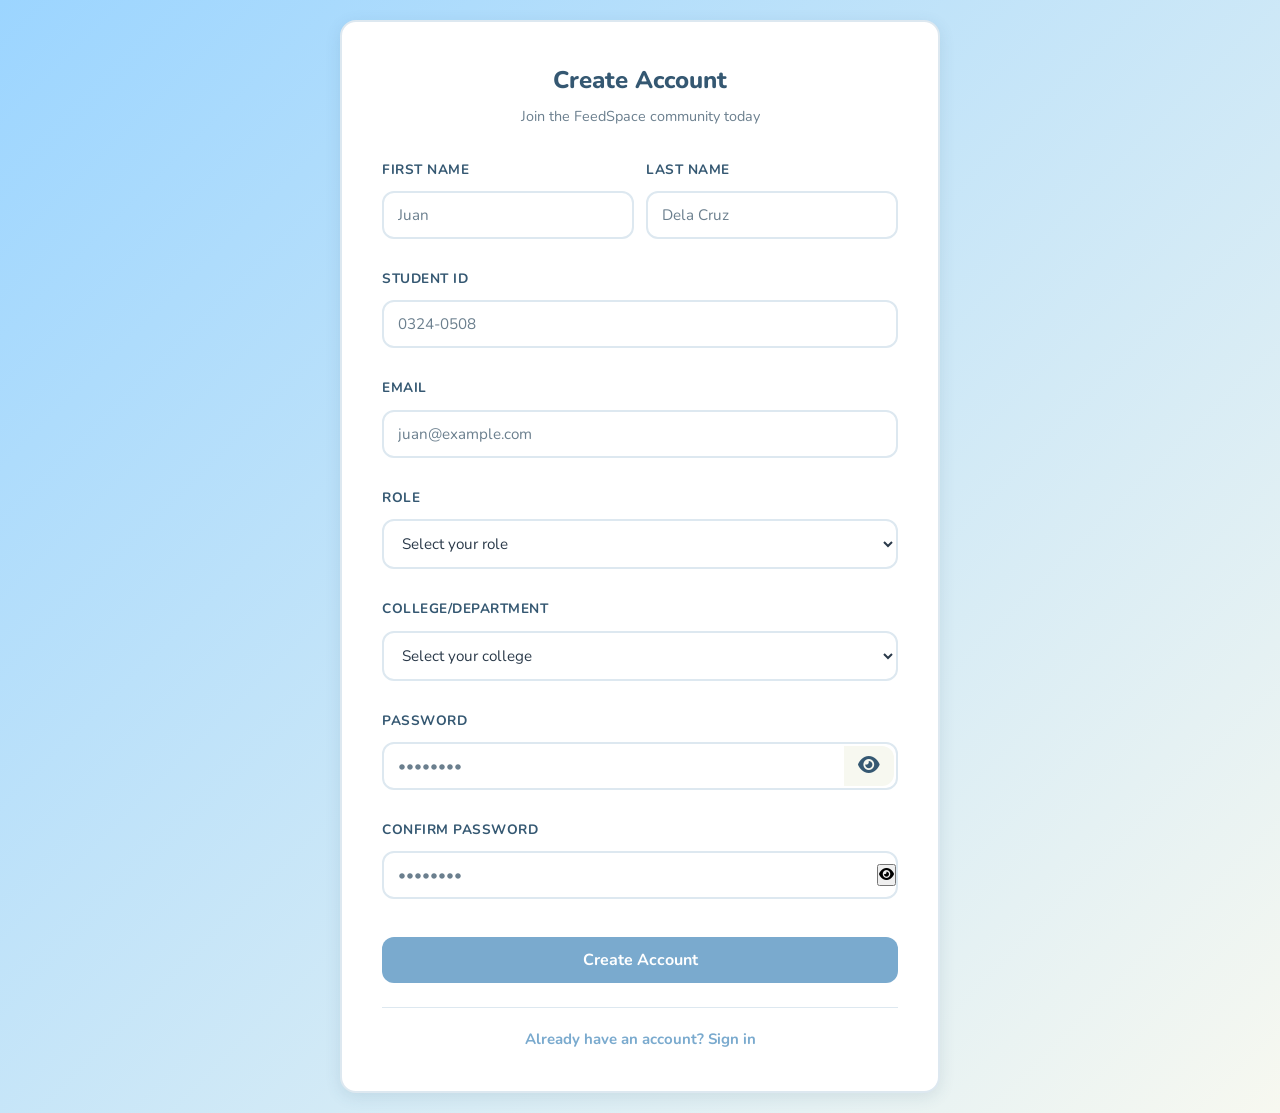
<file: main/html/signup.html>
<!DOCTYPE html>
<html lang="en">
<head>
  <meta charset="UTF-8"/>
  <meta name="viewport" content="width=device-width, initial-scale=1.0"/>
  <title>Create Account – FeedSpace</title>
  <link href="https://fonts.googleapis.com/css2?family=Nunito:wght@400;600;700;800&family=Poppins:wght@700;800&display=swap" rel="stylesheet"/>
  <link rel="stylesheet" href="https://cdnjs.cloudflare.com/ajax/libs/font-awesome/6.5.0/css/all.min.css"/>
  <link rel="stylesheet" href="../css/base.css"/>
  <link rel="stylesheet" href="../css/auth.css"/>
</head>
<body>
  <div class="auth-wrapper">
    <div class="auth-container">
      <div class="auth-header">
        <h1 class="auth-title">Create Account</h1>
        <p class="auth-subtitle">Join the FeedSpace community today</p>
      </div>

      <form class="auth-form" onsubmit="handleRegister(event)">
        <div class="form-row">
          <div class="form-group">
            <label class="form-label" for="fname">First Name</label>
            <input type="text" id="fname" class="form-input" placeholder="Juan" required />
          </div>
          <div class="form-group">
            <label class="form-label" for="lname">Last Name</label>
            <input type="text" id="lname" class="form-input" placeholder="Dela Cruz" required />
          </div>
        </div>

        <div class="form-group">
          <label class="form-label" for="student_id">Student ID</label>
          <input type="text" id="student_id" class="form-input" placeholder="0324-0508" maxlength="9" required />
        </div>

        <div class="form-group">
          <label class="form-label" for="email">Email</label>
          <input type="email" id="email" class="form-input" placeholder="juan@example.com" required />
        </div>

        <div class="form-group">
          <label class="form-label" for="role">Role</label>
          <select id="role" class="form-input" required>
            <option value="">Select your role</option>
            <option value="student">Student</option>
            <option value="instructor">Faculty/Teacher</option>
            <option value="staff">Staff</option>
            <option value="org">Alumni</option>
          </select>
        </div>

        <div class="form-group">
          <label class="form-label" for="college">College/Department</label>
          <select id="college" class="form-input" required>
            <option value="">Select your college</option>
            <option value="College of Engineering">College of Engineering</option>
            <option value="College of Arts & Sciences">College of Arts & Sciences</option>
            <option value="College of Business">College of Business Administration</option>
            <option value="College of Education">College of Education</option>
            <option value="College of Nursing">College of Computer Studies</option>
            <option value="College of Nursing">College of Industrial Technology</option>
            <option value="College of Nursing">College of Criminal Justice</option>
            <option value="Administration">College of </option>
          </select>
        </div>

        <div class="form-group">
          <label class="form-label" for="password">Password</label>
          <div class="password-input-wrapper">
            <input type="password" id="password" class="form-input" placeholder="••••••••" required />
            <button type="button" class="toggle-password" onclick="togglePassword('password')">
              <i class="fas fa-eye"></i>
            </button>
          </div>
        </div>

        <div class="form-group">
          <label class="form-label" for="confirm">Confirm Password</label>
          <div class="password-input-wrapper">
            <input type="password" id="confirm" class="form-input" placeholder="••••••••" required />
            <button type="button" class="togglePassword" onclick="togglePassword('confirm')">
              <i class="fas fa-eye"></i>
            </button>
          </div>
        </div>

        <button type="submit" class="auth-button">Create Account</button>
      </form>

      <div class="auth-footer">
        <a href="../../index.html">Already have an account? Sign in</a>
      </div>
    </div>
  </div>

  <script src="../js/base.js"></script>
  <script src="../js/auth.js"></script>
</body>
</html>
</file>
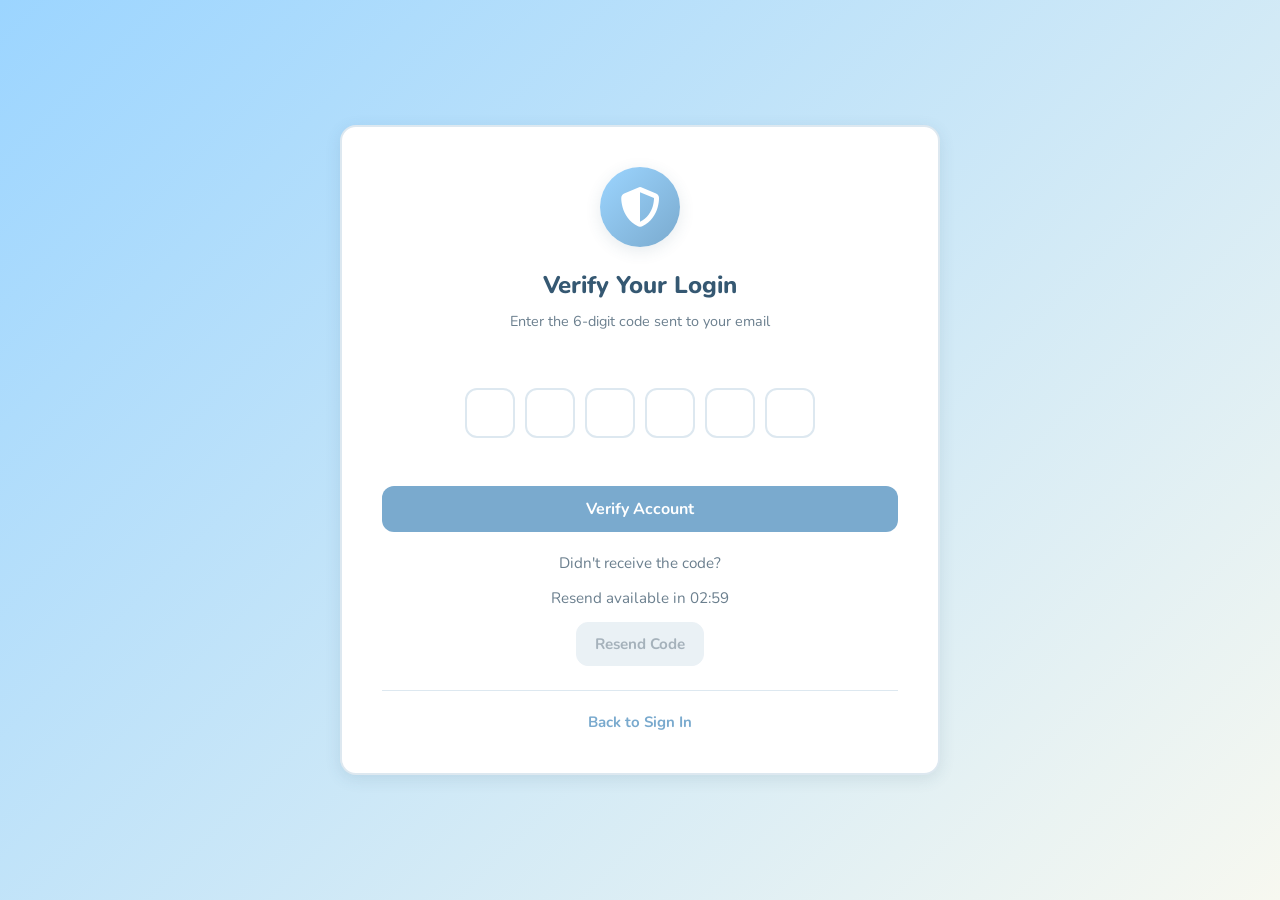
<file: main/html/verify-account.html>
<!doctype html>
<html lang="en">
  <head>
    <meta charset="UTF-8" />
    <meta name="viewport" content="width=device-width, initial-scale=1.0" />
    <title>Verify Account – FeedSpace</title>
    <link
      href="https://fonts.googleapis.com/css2?family=Nunito:wght@400;600;700;800&family=Poppins:wght@700;800&display=swap"
      rel="stylesheet"
    />
    <link
      rel="stylesheet"
      href="https://cdnjs.cloudflare.com/ajax/libs/font-awesome/6.5.0/css/all.min.css"
    />
    <link rel="stylesheet" href="../css/base.css" />
    <link rel="stylesheet" href="../css/auth.css" />
  </head>
  <body>
    <div class="auth-wrapper">
      <div class="auth-container">
        <div class="auth-header">
          <div class="verify-icon">
            <i class="fas fa-shield-alt"></i>
          </div>
          <h1 class="auth-title">Verify Your Login</h1>
          <p class="auth-subtitle">Enter the 6-digit code sent to your email</p>
          <p class="verify-code-info" id="visibleOtpText" style="display:none;">Use this code for testing.</p>
        </div>

        <form class="auth-form" onsubmit="handleVerify(event)">
          <div class="otp-inputs">
            <input
              type="text"
              class="otp-input"
              maxlength="1"
              inputmode="numeric"
              required
            />
            <input
              type="text"
              class="otp-input"
              maxlength="1"
              inputmode="numeric"
              required
            />
            <input
              type="text"
              class="otp-input"
              maxlength="1"
              inputmode="numeric"
              required
            />
            <input
              type="text"
              class="otp-input"
              maxlength="1"
              inputmode="numeric"
              required
            />
            <input
              type="text"
              class="otp-input"
              maxlength="1"
              inputmode="numeric"
              required
            />
            <input
              type="text"
              class="otp-input"
              maxlength="1"
              inputmode="numeric"
              required
            />
          </div>

          <button type="submit" class="auth-button">Verify Account</button>
        </form>

        <div class="verify-footer">
          <p class="verify-text">Didn't receive the code?</p>
          <p class="timer-text" id="verifyTimerText">Resend available in 03:00</p>
          <button type="button" class="resend-btn" id="verifyResendBtn" onclick="handleResend()">
            Resend Code
          </button>
        </div>

        <div class="auth-footer">
        <a href="../../index.html">Back to Sign In</a> 
        </div>
      </div>
    </div>

    <script src="../js/base.js"></script>
    <script src="../js/auth.js"></script>
    <script>
      const otpInputs = document.querySelectorAll(".otp-input");

      otpInputs.forEach((input, index) => {
        input.addEventListener("input", (e) => {
          if (e.target.value && index < otpInputs.length - 1) {
            otpInputs[index + 1].focus();
          }
        });

        input.addEventListener("keydown", (e) => {
          if (e.key === "Backspace" && index > 0 && !e.target.value) {
            otpInputs[index - 1].focus();
          }
        });
      });

      async function handleVerify(event) {
        event.preventDefault();
        console.log('handleVerify called');
        const code = Array.from(otpInputs)
          .map((input) => input.value)
          .join("");
        console.log('OTP code:', code);
        if (code.length === 6) {
          const urlParams = new URLSearchParams(window.location.search);
          const userId = urlParams.get('user_id');
          console.log('User ID:', userId);
          if (!userId) {
            showToast('User ID is missing');
            return;
          }
          console.log('Calling verifyOTP');
          await verifyOTP({ user_id: userId, otp_code: code });
        } else {
          showToast('Please enter the complete 6-digit code');
        }
      }

      let verifyTimer = null;
      let verifySeconds = 180;

      function formatTime(seconds) {
        const m = String(Math.floor(seconds / 60)).padStart(2, '0');
        const s = String(seconds % 60).padStart(2, '0');
        return `${m}:${s}`;
      }

      function updateVerifyTimer() {
        const timerText = document.getElementById('verifyTimerText');
        const resendBtn = document.getElementById('verifyResendBtn');
        if (!timerText || !resendBtn) {
          console.error('Timer elements not found');
          return;
        }

        if (verifySeconds <= 0) {
          clearInterval(verifyTimer);
          verifyTimer = null;
          resendBtn.disabled = false;
          timerText.textContent = 'You can resend the code now';
          return;
        }

        timerText.textContent = `Resend available in ${formatTime(verifySeconds)}`;
        resendBtn.disabled = true;
        verifySeconds -= 1;
        console.log('Timer updated:', verifySeconds);
      }

      function startVerifyTimer() {
        if (verifyTimer) {
          clearInterval(verifyTimer);
        }
        verifySeconds = 180;
        console.log('Starting timer with 180 seconds');
        updateVerifyTimer();
        verifyTimer = setInterval(updateVerifyTimer, 1000);
      }

      async function handleResend() {
        const urlParams = new URLSearchParams(window.location.search);
        const userId = urlParams.get('user_id');
        if (!userId) {
          showToast('User ID not found');
          return;
        }
        const resendBtn = document.getElementById('verifyResendBtn');
        if (resendBtn) {
          resendBtn.disabled = true;
        }
        startVerifyTimer();

        // Call login-otp.php with user_id for resend
        const result = await postAuth('login-otp.php', { 
          user_id: userId
        });
        if (result && result.success) {
          showToast('Verification code resent!');
          const otpText = document.getElementById('visibleOtpText');
          if (result.otp_code && otpText) {
            otpText.textContent = `Use this code for testing: ${result.otp_code}`;
            otpText.style.display = 'block';
            clearOtpInputs();
          }
        } else {
          showToast(result?.error || result?.message || 'Unable to resend code');
        }
      }

      function clearOtpInputs() {
        otpInputs.forEach((input) => {
          input.value = '';
        });
      }

      // Show OTP if it was passed from the previous page
      (function showPassedOtp() {
        const urlParams = new URLSearchParams(window.location.search);
        const otpCode = urlParams.get('otp_code');
        const otpText = document.getElementById('visibleOtpText');
        if (otpCode && otpText) {
          otpText.textContent = `Use this code for testing: ${otpCode}`;
          otpText.style.display = 'block';
          clearOtpInputs();
        }
      })();

      // Start timer on page load
      startVerifyTimer();
    </script>
  </body>
</html>
</file>
<file: main/css/base.css>
/* ============================================
  base.css — Shared styles for all pages
  FeedSpace | Where Ka-Piyu Connects
   ============================================ */

  :root {
    --color-dark:    #355872;
    --color-mid:     #7AAACE;
    --color-light:   #9CD5FF;
    --color-cream:   #F7F8F0;
    --color-white:   #ffffff;
    --color-text:    #2b3a4a;
    --color-subtext: #6b7f8e;
    --color-border:  #dde8f0;
    --color-danger:  #e05263;
    --shadow-sm:     0 2px 8px rgba(53, 88, 114, 0.08);
    --shadow-md:     0 4px 16px rgba(53, 88, 114, 0.12);
    --shadow-lg:     0 8px 32px rgba(53, 88, 114, 0.16);
    --radius-sm:     8px;
    --radius-md:     12px;
    --radius-lg:     16px;
    --radius-full:   999px;
  }
  
  *, *::before, *::after { box-sizing: border-box; margin: 0; padding: 0; }
  
  body {
    font-family: 'Nunito', sans-serif;
    background-color: var(--color-cream);
    color: var(--color-text);
    min-height: 100vh;
    font-size: 15px;
    line-height: 1.5;
  }
  
  a { text-decoration: none; color: inherit; }
  button { font-family: inherit; cursor: pointer; }
  
  /* ===== NAVBAR ===== */
  .navbar {
    position: fixed; top: 0; left: 0; right: 0; z-index: 100;
    height: 60px; background: var(--color-white);
    border-bottom: 2px solid var(--color-border);
    display: flex; align-items: center; justify-content: space-between;
    padding: 0 20px; gap: 14px;
    box-shadow: var(--shadow-sm);
  }
  
  .nav-logo { display: flex; align-items: center; gap: 8px; flex-shrink: 0; }
  .nav-logo img { height: 38px; width: auto; max-width: 130px; object-fit: contain; }
  .nav-logo-fallback { display: none; align-items: center; gap: 6px; }
  .nav-logo-fallback .icon { font-size: 1.5rem; }
  .nav-logo-fallback .text { font-family: 'Poppins', sans-serif; font-weight: 800; font-size: 1.15rem; color: var(--color-dark); }
  
  /* Right side actions - search, notif, settings, profile */
  .nav-actions { 
    display: flex; 
    align-items: center; 
    gap: 8px; 
    flex-shrink: 0;
    position: relative;
  }
  
  /* Search bar inside nav-actions */
  .nav-search {
    display: flex;
    align-items: center;
  }
  
  .search-bar {
    display: flex;
    align-items: center;
    gap: 8px;
    background: var(--color-cream);
    border: 2px solid var(--color-border);
    border-radius: var(--radius-full);
    padding: 7px 16px;
    width: 240px;
    transition: border-color 0.2s;
  }
  
  .search-bar:focus-within {
    border-color: var(--color-mid);
  }
  
  .search-bar i {
    color: var(--color-subtext);
    font-size: 0.9rem;
  }
  
  .search-bar input {
    border: none;
    background: transparent;
    outline: none;
    font-family: inherit;
    font-size: 0.9rem;
    width: 100%;
    color: var(--color-text);
  }
  
  .search-bar input::placeholder {
    color: var(--color-subtext);
  }
  
  .nav-icon-btn {
    width: 38px; height: 38px; border-radius: 50%;
    border: 2px solid var(--color-border); background: var(--color-cream);
    display: flex; align-items: center; justify-content: center;
    font-size: 0.95rem; color: var(--color-dark); position: relative;
    transition: background 0.2s, border-color 0.2s;
    flex-shrink: 0;
  }
  .nav-icon-btn:hover { background: var(--color-light); border-color: var(--color-mid); }
  .nav-icon-btn .badge {
    position: absolute; top: -4px; right: -4px;
    background: var(--color-danger); color: white; font-size: 0.62rem; font-weight: 800;
    width: 17px; height: 17px; border-radius: 50%; display: flex; align-items: center; justify-content: center;
  }
  
  .profile-chip {
    display: flex; align-items: center; gap: 6px; background: var(--color-cream);
    border: 2px solid var(--color-border); border-radius: var(--radius-full);
    padding: 3px 12px 3px 3px; cursor: pointer; font-weight: 700; font-size: 0.82rem;
    color: var(--color-dark); transition: background 0.2s, border-color 0.2s;
    flex-shrink: 0;
  }
  .profile-chip:hover { background: var(--color-light); border-color: var(--color-mid); }
  .profile-chip img { width: 28px; height: 28px; border-radius: 50%; object-fit: cover; }
  
  /* ===== DROPDOWNS ===== */
  .dropdown {
    position: absolute; top: 50px; right: 0; background: var(--color-white);
    border: 2px solid var(--color-border); border-radius: var(--radius-md);
    min-width: 220px; box-shadow: var(--shadow-lg); display: none; z-index: 200; overflow: hidden;
  }
  .dropdown.show { display: block; animation: dropIn 0.16s ease; }
  @keyframes dropIn { from { opacity: 0; transform: translateY(-6px); } to { opacity: 1; transform: translateY(0); } }
  
  .dropdown-header { padding: 12px 16px 8px; font-weight: 800; font-size: 0.88rem; color: var(--color-dark); border-bottom: 1px solid var(--color-border); }
  .dropdown-item { padding: 10px 16px; cursor: pointer; font-size: 0.88rem; color: var(--color-text); display: flex; align-items: center; gap: 10px; transition: background 0.15s; font-weight: 600; }
  .dropdown-item:hover { background: var(--color-cream); }
  .dropdown-item.danger { color: var(--color-danger); }
  .dropdown-item.danger:hover { background: #fff0f2; }
  .dropdown-divider { border-top: 1px solid var(--color-border); }
  
  .notif-item { padding: 10px 16px; cursor: pointer; display: flex; gap: 10px; align-items: flex-start; border-bottom: 1px solid var(--color-border); transition: background 0.15s; }
  .notif-item:hover { background: var(--color-cream); }
  .notif-item.read { opacity: 0.65; }
  .notif-dot { width: 9px; height: 9px; border-radius: 50%; background: var(--color-dark); flex-shrink: 0; margin-top: 5px; }
  .notif-dot.read { background: var(--color-border); }
  .notif-title { font-size: 0.83rem; font-weight: 600; color: var(--color-text); line-height: 1.4; }
  .notif-time { font-size: 0.74rem; color: var(--color-subtext); margin-top: 2px; }
  
  /* ===== LAYOUT ===== */
  .app-body { display: flex; padding-top: 60px; min-height: 100vh; }
  
  /* ===== SIDEBAR — icon-only, matching wireframe ===== */
  .sidebar {
    width: 56px; flex-shrink: 0; background: var(--color-dark);
    min-height: calc(100vh - 60px); position: fixed; top: 60px; left: 0;
    display: flex; flex-direction: column; align-items: center;
    padding: 14px 0 0; border-radius: 0 14px 14px 0; z-index: 90;
  }
  
  .sidebar-user { display: flex; align-items: center; justify-content: center; padding: 0 0 14px; border-bottom: 1px solid rgba(255,255,255,0.12); margin-bottom: 6px; width: 100%; }
  .sidebar-user img { width: 32px; height: 32px; border-radius: 50%; border: 2px solid var(--color-mid); object-fit: cover; }
  .sidebar-username { display: none; }
  
  .sidebar-nav { flex: 1; display: flex; flex-direction: column; gap: 2px; padding: 4px 6px; width: 100%; align-items: center; }
  
  .sidebar-nav a {
    display: flex; align-items: center; justify-content: center;
    width: 40px; height: 40px; border-radius: var(--radius-sm);
    color: rgba(255,255,255,0.72); transition: background 0.18s, color 0.18s;
    position: relative;
  }
  .sidebar-nav a span { display: none; }
  .sidebar-nav a i { font-size: 1rem; }
  .sidebar-nav a:hover { background: rgba(255,255,255,0.1); color: var(--color-white); }
  .sidebar-nav a.active { background: var(--color-mid); color: var(--color-white); }
  
  /* Tooltips */
  .sidebar-nav a::after {
    content: attr(data-tooltip); position: absolute; left: 48px; top: 50%; transform: translateY(-50%);
    background: var(--color-text); color: white; font-size: 0.75rem; font-weight: 700;
    padding: 4px 10px; border-radius: var(--radius-sm); white-space: nowrap;
    pointer-events: none; opacity: 0; transition: opacity 0.15s; z-index: 300;
  }
  .sidebar-nav a:hover::after { opacity: 1; }
  
  .sidebar-about {
    padding: 12px 0; display: flex; align-items: center; justify-content: center;
    width: 40px; height: 40px; color: rgba(255,255,255,0.45);
    border-top: 1px solid rgba(255,255,255,0.1); margin-top: 8px;
    cursor: pointer; transition: color 0.15s; border-radius: var(--radius-sm); position: relative;
  }
  .sidebar-about span { display: none; }
  .sidebar-about:hover { color: rgba(255,255,255,0.85); background: rgba(255,255,255,0.08); }
  .sidebar-about::after {
    content: 'About'; position: absolute; left: 48px; top: 50%; transform: translateY(-50%);
    background: var(--color-text); color: white; font-size: 0.75rem; font-weight: 700;
    padding: 4px 10px; border-radius: var(--radius-sm); white-space: nowrap;
    pointer-events: none; opacity: 0; transition: opacity 0.15s; z-index: 300;
  }
  .sidebar-about:hover::after { opacity: 1; }
  
  /* ===== MAIN CONTENT ===== */
  .main-content { 
    margin-left: 56px; 
    flex: 1; 
    padding: 24px;
    display: flex;
    justify-content: center;
  }
  
  /* Centered content wrapper */
  .content-center {
    width: 100%;
    max-width: 660px;
  }
  
  /* ===== PAGE HEADER ===== */
  .page-header { background: var(--color-dark); color: var(--color-white); padding: 22px 24px; border-radius: var(--radius-md); margin-bottom: 20px; }
  .page-header h1 { font-size: 1.25rem; font-weight: 800; display: flex; align-items: center; gap: 9px; }
  .page-header p { opacity: 0.7; font-size: 0.86rem; margin-top: 4px; }
  
  /* ===== MODAL ===== */
  .modal-overlay { display: none; position: fixed; inset: 0; background: rgba(53,88,114,0.38); z-index: 300; align-items: center; justify-content: center; }
  .modal-overlay.show { display: flex; animation: fadeIn 0.18s ease; }
  @keyframes fadeIn { from { opacity: 0; } to { opacity: 1; } }
  
  .modal { background: var(--color-white); border-radius: var(--radius-lg); width: 90%; max-width: 480px; box-shadow: var(--shadow-lg); overflow: hidden; }
  .modal-header { display: flex; align-items: center; justify-content: space-between; padding: 16px 20px; border-bottom: 1px solid var(--color-border); }
  .modal-header h3 { font-weight: 800; color: var(--color-dark); font-size: 1rem; }
  .modal-close { background: none; border: none; font-size: 1rem; color: var(--color-subtext); cursor: pointer; transition: color 0.15s; }
  .modal-close:hover { color: var(--color-danger); }
  .modal-body { padding: 16px 20px; }
  .modal-footer { display: flex; gap: 10px; justify-content: flex-end; padding: 12px 20px; border-top: 1px solid var(--color-border); }
  
  /* ===== BUTTONS ===== */
  .btn-primary { background: var(--color-dark); color: var(--color-white); border: none; padding: 8px 22px; border-radius: var(--radius-full); font-family: inherit; font-weight: 700; font-size: 0.88rem; cursor: pointer; transition: background 0.2s; }
  .btn-primary:hover { background: var(--color-mid); }
  .btn-outline { background: none; border: 2px solid var(--color-border); color: var(--color-subtext); padding: 8px 22px; border-radius: var(--radius-full); font-family: inherit; font-weight: 700; font-size: 0.88rem; cursor: pointer; transition: border-color 0.2s, color 0.2s; }
  .btn-outline:hover { border-color: var(--color-mid); color: var(--color-dark); }
  
  /* ===== TOAST ===== */
  .toast { position: fixed; bottom: 88px; left: 50%; transform: translateX(-50%); background: var(--color-dark); color: var(--color-white); padding: 10px 26px; border-radius: var(--radius-full); font-weight: 700; font-size: 0.86rem; box-shadow: var(--shadow-md); z-index: 500; opacity: 0; pointer-events: none; transition: opacity 0.28s; white-space: nowrap; }
  .toast.show { opacity: 1; }
  
  /* ===== SHARED POST CARD ===== */
  .post-card { background: var(--color-white); border-radius: var(--radius-md); border: 2px solid var(--color-border); margin-bottom: 14px; box-shadow: var(--shadow-sm); position: relative; overflow: visible; }
  .post-header { display: flex; align-items: center; gap: 10px; padding: 14px 14px 0; position: relative; }
  .post-avatar { width: 40px; height: 40px; border-radius: 50%; border: 2px solid var(--color-border); flex-shrink: 0; object-fit: cover; }
  .post-meta { flex: 1; }
  .post-author { font-weight: 700; font-size: 0.9rem; color: var(--color-text); }
  .post-community { font-size: 0.76rem; color: var(--color-subtext); }
  .post-time { color: var(--color-mid); }
  .options-btn { background: none; border: none; color: var(--color-subtext); font-size: 0.95rem; padding: 4px 8px; border-radius: var(--radius-sm); cursor: pointer; transition: background 0.15s, color 0.15s; }
  .options-btn:hover { background: var(--color-cream); color: var(--color-dark); }
  .post-options-menu { display: none; position: absolute; top: 44px; right: 12px; z-index: 50; background: var(--color-white); border: 2px solid var(--color-border); border-radius: var(--radius-md); box-shadow: var(--shadow-lg); min-width: 155px; overflow: hidden; }
  .post-options-menu.show { display: block; animation: dropIn 0.14s ease; }
  .post-option { padding: 10px 14px; cursor: pointer; font-size: 0.86rem; font-weight: 600; color: var(--color-text); display: flex; align-items: center; gap: 8px; transition: background 0.14s; }
  .post-option:hover { background: var(--color-cream); }
  .post-option.danger { color: var(--color-danger); }
  .post-option.danger:hover { background: #fff0f2; }
  .post-body { padding: 11px 14px; font-size: 0.9rem; line-height: 1.65; color: var(--color-text); }
  .image-grid { display: grid; gap: 4px; border-radius: var(--radius-sm); overflow: hidden; margin-top: 10px; }
  .grid-3 { grid-template-columns: repeat(3, 1fr); }
  .grid-2 { grid-template-columns: repeat(2, 1fr); }
  .img-placeholder { height: 148px; width: 100%; }
  .post-footer { display: flex; gap: 2px; padding: 7px 14px 12px; border-top: 1px solid var(--color-border); margin-top: 4px; }
  .reaction-btn { display: flex; align-items: center; gap: 6px; background: none; border: none; cursor: pointer; font-family: inherit; font-size: 0.84rem; color: var(--color-subtext); padding: 6px 12px; border-radius: var(--radius-sm); font-weight: 600; transition: background 0.15s, color 0.15s; }
  .reaction-btn:hover { background: var(--color-cream); color: var(--color-dark); }
  .reaction-btn.liked { color: var(--color-danger); }
  
  /* ===== COMMENT SECTION ===== */
  .comment-section { border-top: 1px solid var(--color-border); padding: 10px 14px 14px; }
  .comment-input-row { display: flex; align-items: center; gap: 8px; margin-bottom: 12px; }
  .comment-input-row img { width: 30px; height: 30px; border-radius: 50%; object-fit: cover; flex-shrink: 0; }
  .comment-input-wrap { flex: 1; display: flex; align-items: center; gap: 6px; background: var(--color-cream); border: 2px solid var(--color-border); border-radius: var(--radius-full); padding: 6px 10px 6px 14px; transition: border-color 0.2s; }
  .comment-input-wrap:focus-within { border-color: var(--color-mid); }
  .comment-input-wrap input { flex: 1; border: none; background: transparent; outline: none; font-family: inherit; font-size: 0.84rem; color: var(--color-text); }
  .comment-input-wrap input::placeholder { color: var(--color-subtext); }
  .comment-send-btn { width: 28px; height: 28px; border-radius: 50%; background: var(--color-dark); color: white; border: none; display: flex; align-items: center; justify-content: center; font-size: 0.75rem; cursor: pointer; flex-shrink: 0; transition: background 0.2s; }
  .comment-send-btn:hover { background: var(--color-mid); }
  .comment-item { display: flex; gap: 8px; margin-bottom: 10px; }
  .comment-item img { width: 30px; height: 30px; border-radius: 50%; object-fit: cover; flex-shrink: 0; }
  .comment-bubble { background: var(--color-cream); border-radius: 0 var(--radius-md) var(--radius-md) var(--radius-md); padding: 8px 12px; flex: 1; }
  .comment-author { font-size: 0.78rem; font-weight: 800; color: var(--color-dark); margin-bottom: 2px; }
  .comment-text { font-size: 0.84rem; color: var(--color-text); line-height: 1.5; }
  
  /* ===== FORMS ===== */
  .form-group { margin-bottom: 14px; }
  .form-group:last-child { margin-bottom: 0; }
  .form-label { display: block; font-weight: 700; font-size: 0.83rem; color: var(--color-dark); margin-bottom: 5px; }
  .form-input, .form-textarea { width: 100%; border: 2px solid var(--color-border); border-radius: var(--radius-sm); padding: 9px 13px; font-family: inherit; font-size: 0.9rem; outline: none; background: var(--color-cream); color: var(--color-text); transition: border-color 0.2s; }
  .form-input:focus, .form-textarea:focus { border-color: var(--color-mid); }
  .form-textarea { resize: vertical; min-height: 80px; }
  .form-select { width: 100%; border: 2px solid var(--color-border); border-radius: var(--radius-sm); padding: 9px 13px; font-family: inherit; font-size: 0.9rem; outline: none; background: var(--color-cream); color: var(--color-text); cursor: pointer; }
  .form-select:focus { border-color: var(--color-mid); }

  .sm-logo {
    height: 8rem;
    width: auto;
    max-width: 100px;
    object-fit: contain;
  }
</file>
<file: main/css/auth.css>
/* ============================================
   auth.css — Authentication Pages Styles
   FeedSpace | Where Ka-Piyu Connects
   ============================================ */

.auth-wrapper {
  min-height: 100vh;
  display: flex;
  align-items: center;
  justify-content: center;
  padding: 20px;
  background: linear-gradient(135deg, var(--color-light) 0%, var(--color-cream) 100%);
}

.auth-wrapper.auth-split {
  background: var(--color-white);
  gap: 0;
}

.auth-image {
  flex: 1;
  background: linear-gradient(135deg, #355872 0%, #7AAACE 50%, #9CD5FF 100%);
  display: flex;
  align-items: center;
  justify-content: center;
  padding: 40px 20px;
  min-height: 100vh;
}

.image-content {
  text-align: center;
  color: var(--color-white);
}

.image-content i {
  font-size: 4rem;
  margin-bottom: 20px;
  opacity: 0.9;
}

.image-content h2 {
  font-size: 2rem;
  font-weight: 800;
  margin-bottom: 10px;
  font-family: 'Poppins', sans-serif;
}

.image-content p {
  font-size: 1.1rem;
  opacity: 0.85;
  max-width: 300px;
  margin: 0 auto;
}

.auth-container {
  width: 100%;
  max-width: 600px;
  background: var(--color-white);
  border: 2px solid var(--color-border);
  border-radius: var(--radius-lg);
  padding: 40px;
  box-shadow: var(--shadow-md);
}

.auth-wrapper.auth-split .auth-container {
  border: none;
  border-radius: 0;
  padding: 60px 40px;
  box-shadow: none;
  max-width: 100%;
  flex: 1;
  min-height: 100vh;
  display: flex;
  flex-direction: column;
  justify-content: center;
}

.auth-header {
  text-align: center;
  margin-bottom: 32px;
}

.auth-logo {
  display: flex;
  align-items: center;
  justify-content: center;
  gap: 8px;
  margin-bottom: 16px;
  font-size: 1.8rem;
  font-weight: 800;
  color: var(--color-dark);
}

.auth-logo i {
  font-size: 2rem;
}

.auth-title {
  font-size: 1.5rem;
  font-weight: 800;
  color: var(--color-dark);
  margin-bottom: 8px;
}

.auth-subtitle {
  font-size: 0.9rem;
  color: var(--color-subtext);
  line-height: 1.5;
}

.verify-icon {
  width: 80px;
  height: 80px;
  background: linear-gradient(135deg, #9CD5FF 0%, #7AAACE 100%);
  border-radius: 50%;
  display: flex;
  align-items: center;
  justify-content: center;
  margin: 0 auto 20px;
  font-size: 2.5rem;
  color: var(--color-white);
  box-shadow: var(--shadow-md);
}

.auth-form {
  display: flex;
  flex-direction: column;
  gap: 16px;
}

.form-group {
  display: flex;
  flex-direction: column;
  gap: 6px;
}

.form-row {
  display: grid;
  grid-template-columns: 1fr 1fr;
  gap: 12px;
}

.form-row .form-group {
  gap: 6px;
}

.form-label {
  font-size: 0.85rem;
  font-weight: 700;
  color: var(--color-dark);
  text-transform: uppercase;
  letter-spacing: 0.5px;
}

.form-input {
  padding: 12px 14px;
  border: 2px solid var(--color-border);
  border-radius: var(--radius-md);
  font-family: inherit;
  font-size: 0.95rem;
  color: var(--color-text);
  background: var(--color-white);
  transition: border-color 0.2s, box-shadow 0.2s;
}

.form-input:focus {
  outline: none;
  border-color: var(--color-mid);
  box-shadow: 0 0 0 3px rgba(122, 170, 206, 0.1);
}

.form-input::placeholder {
  color: var(--color-subtext);
}

.password-input-wrapper {
  display: flex;
  align-items: center;
  border: 2px solid var(--color-border);
  border-radius: var(--radius-md);
  background: var(--color-white);
}

.password-input-wrapper .form-input {
  flex: 1;
  border: none;
  padding: 12px 14px;
  font-size: 0.95rem;
  background: transparent;
}

.password-input-wrapper .form-input:focus {
  outline: none;
  box-shadow: none;
}

.toggle-password {
  background: var(--color-cream);
  border: none;
  color: var(--color-dark);
  cursor: pointer;
  font-size: 1.2rem;
  transition: all 0.2s;
  padding: 10px 14px;
  display: flex;
  align-items: center;
  justify-content: center;
  flex-shrink: 0;
  margin: 0 2px;
  border-radius: 0 var(--radius-md) var(--radius-md) 0;
  width: auto;
  height: auto;
}

.toggle-password i {
  color: var(--color-dark);
  font-size: 1.2rem;
}

.toggle-password:hover {
  background: #e8f0f7;
  color: var(--color-mid);
}

.toggle-password:hover i {
  color: var(--color-mid);
}

.checkbox-group {
  display: flex;
  align-items: flex-start;
  gap: 8px;
  margin: 8px 0;
}

.form-checkbox {
  width: 18px;
  height: 18px;
  cursor: pointer;
  accent-color: var(--color-mid);
  flex-shrink: 0;
  margin-top: 2px;
}

.checkbox-label {
  font-size: 0.9rem;
  color: var(--color-text);
  cursor: pointer;
  line-height: 1.4;
}

.password-strength {
  margin: 12px 0;
}

.strength-bar {
  width: 100%;
  height: 4px;
  background: var(--color-border);
  border-radius: 2px;
  overflow: hidden;
  margin-bottom: 6px;
}

.strength-fill {
  height: 100%;
  background: linear-gradient(90deg, #e05263, #f39c12, #27ae60);
  transition: width 0.3s ease;
  width: 0;
}

.strength-text {
  font-size: 0.78rem;
  color: var(--color-subtext);
  font-weight: 600;
}

.auth-button {
  padding: 12px 20px;
  background: var(--color-mid);
  color: var(--color-white);
  border: none;
  border-radius: var(--radius-md);
  font-size: 1rem;
  font-weight: 700;
  cursor: pointer;
  transition: all 0.3s;
  margin-top: 8px;
}

.auth-button:hover {
  background: var(--color-dark);
  box-shadow: var(--shadow-md);
  transform: translateY(-2px);
}

.auth-button:active {
  transform: translateY(0);
}

.auth-divider {
  display: flex;
  align-items: center;
  gap: 12px;
  margin: 24px 0;
  color: var(--color-border);
}

.auth-divider::before,
.auth-divider::after {
  content: '';
  flex: 1;
  height: 1px;
  background: var(--color-border);
}

.auth-divider-text {
  font-size: 0.85rem;
  color: var(--color-subtext);
  font-weight: 600;
}

.social-buttons {
  display: flex;
  gap: 10px;
}

.social-button {
  flex: 1;
  padding: 10px;
  border: 2px solid var(--color-border);
  background: var(--color-white);
  border-radius: var(--radius-md);
  cursor: pointer;
  font-size: 1.3rem;
  transition: all 0.2s;
  display: flex;
  align-items: center;
  justify-content: center;
}

.social-button:hover {
  border-color: var(--color-mid);
  background: #f5f8fb;
  transform: translateY(-2px);
}

.otp-inputs {
  display: flex;
  gap: 10px;
  justify-content: center;
  margin: 24px 0;
}

.otp-input {
  width: 50px;
  height: 50px;
  border: 2px solid var(--color-border);
  border-radius: var(--radius-md);
  text-align: center;
  font-size: 1.5rem;
  font-weight: 700;
  color: var(--color-dark);
  background: var(--color-white);
  transition: all 0.2s;
}

.otp-input:focus {
  outline: none;
  border-color: var(--color-mid);
  box-shadow: 0 0 0 3px rgba(122, 170, 206, 0.1);
}

.otp-input::placeholder {
  color: var(--color-border);
}

.auth-footer {
  text-align: center;
  margin-top: 24px;
  padding-top: 20px;
  border-top: 1px solid var(--color-border);
}

.auth-footer-text {
  font-size: 0.9rem;
  color: var(--color-subtext);
}

.auth-footer a {
  color: var(--color-mid);
  font-weight: 700;
  transition: color 0.2s;
}

.auth-footer a:hover {
  color: var(--color-dark);
  text-decoration: underline;
}

.auth-header a:hover {
  text-decoration: underline;
}

.verify-footer {
  display: flex;
  flex-direction: column;
  align-items: center;
  gap: 12px;
  margin-top: 20px;
}

.verify-text {
  font-size: 0.95rem;
  color: var(--color-subtext);
  margin: 0;
}

.timer-text {
  font-size: 0.95rem;
  color: var(--color-subtext);
  margin: 0;
}

.resend-btn {
  padding: 11px 18px;
  background: var(--color-white);
  border: 1px solid var(--color-mid);
  border-radius: var(--radius-md);
  color: var(--color-mid);
  font-weight: 700;
  font-size: 0.95rem;
  cursor: pointer;
  transition: background 0.2s, border-color 0.2s, color 0.2s;
}

.resend-btn:hover:not(:disabled) {
  color: var(--color-white);
  background: var(--color-mid);
  border-color: var(--color-mid);
}

.resend-btn:disabled {
  opacity: 0.6;
  cursor: not-allowed;
  background: var(--color-border);
  border-color: var(--color-border);
  color: var(--color-subtext);
}

/* ============================================
   RESPONSIVE
   ============================================ */
@media (max-width: 768px) {
  .auth-wrapper.auth-split {
    flex-direction: column;
  }

  .auth-image {
    min-height: 250px;
  }

  .auth-wrapper.auth-split .auth-container {
    min-height: auto;
    padding: 30px 20px;
  }

  .image-content i {
    font-size: 3rem;
  }

  .image-content h2 {
    font-size: 1.5rem;
  }
}

@media (max-width: 480px) {
  .auth-container {
    padding: 30px 20px;
  }

  .auth-title {
    font-size: 1.3rem;
  }

  .auth-form {
    gap: 14px;
  }

  .form-row {
    grid-template-columns: 1fr;
  }

  .otp-inputs {
    gap: 6px;
  }

  .otp-input {
    width: 40px;
    height: 40px;
    font-size: 1.2rem;
  }

  .social-buttons {
    gap: 8px;
  }
}

/* ============================================
   Custom Layout Styles for Login Page
   ============================================ */
.MainContainer {
  display: flex;
  width: 100%;
  height: 100vh;
  background: var(--color-white);
}

.leftside {
  flex: 1;
  display: flex;
  align-items: center;
  justify-content: center;
  background: linear-gradient(135deg, var(--color-dark) 0%, var(--color-mid) 50%, var(--color-light) 100%);
  padding: 40px 20px;
  min-height: 100vh;
}

.imgContainer {
  width: 100%;
  height: 100%;
  display: flex;
  align-items: center;
  justify-content: center;
  border-radius: var(--radius-lg);
  overflow: hidden;
}

.imgContainer img {
  width: 100%;
  height: 100%;
  object-fit: cover;
}

.rightside {
  flex: 1;
  display: flex;
  flex-direction: column;
  align-items: center;
  justify-content: center;
  padding: 40px;
  overflow-y: auto;
}

.sm-logo {
  height: 50px;
  width: auto;
  max-width: 150px;
  margin-bottom: 20px;
  object-fit: contain;
}

.title {
  font-size: 2rem;
  font-weight: 800;
  color: var(--color-dark);
  text-align: center;
  margin-bottom: 8px;
  font-family: 'Poppins', sans-serif;
}

.subtitle {
  font-size: 1rem;
  color: var(--color-subtext);
  text-align: center;
  margin-bottom: 40px;
}

.Loginform {
  width: 100%;
  max-width: 350px;
  display: flex;
  flex-direction: column;
  gap: 20px;
}

.form-head {
  font-size: 1.5rem;
  font-weight: 800;
  color: var(--color-dark);
  margin-bottom: 20px;
  text-align: center;
}

.inputContainer {
  display: flex;
  flex-direction: column;
  gap: 6px;
}

.inputContainer label {
  font-size: 0.85rem;
  font-weight: 700;
  color: var(--color-dark);
  text-transform: uppercase;
  letter-spacing: 0.5px;
}

.signinBtn {
  padding: 12px 20px;
  background: var(--color-mid);
  color: var(--color-white);
  border: none;
  border-radius: var(--radius-md);
  font-size: 1rem;
  font-weight: 700;
  cursor: pointer;
  transition: all 0.3s;
  margin-top: 8px;
}

.signinBtn:hover {
  background: var(--color-dark);
  box-shadow: var(--shadow-md);
  transform: translateY(-2px);
}

.signinBtn:active {
  transform: translateY(0);
}

.Loginform > a {
  text-align: right;
  margin-top: -10px;
}

.Loginform > a p {
  font-size: 0.85rem;
  color: var(--color-mid);
  font-weight: 600;
  transition: color 0.2s;
  margin: 0;
}

.Loginform > a:hover p {
  color: var(--color-dark);
  text-decoration: underline;
}

.rightside > p {
  text-align: center;
  font-size: 0.9rem;
  color: var(--color-subtext);
  margin-top: 20px;
}

.createacc {
  color: var(--color-mid);
  font-weight: 700;
  transition: color 0.2s;
}

.createacc:hover {
  color: var(--color-dark);
  text-decoration: underline;
}

/* ============================================
   Responsive Layout
   ============================================ */
@media (max-width: 1024px) {
  .MainContainer {
    flex-direction: column;
    height: auto;
  }

  .leftside {
    min-height: 300px;
    flex: 0;
  }

  .rightside {
    min-height: auto;
    flex: 1;
  }
}

@media (max-width: 640px) {
  .rightside {
    padding: 30px 20px;
  }

  .Loginform {
    max-width: 100%;
  }

  .title {
    font-size: 1.5rem;
  }

  .subtitle {
    font-size: 0.9rem;
  }

  .sm-logo {
    height: 40px;
  }
}
</file>
